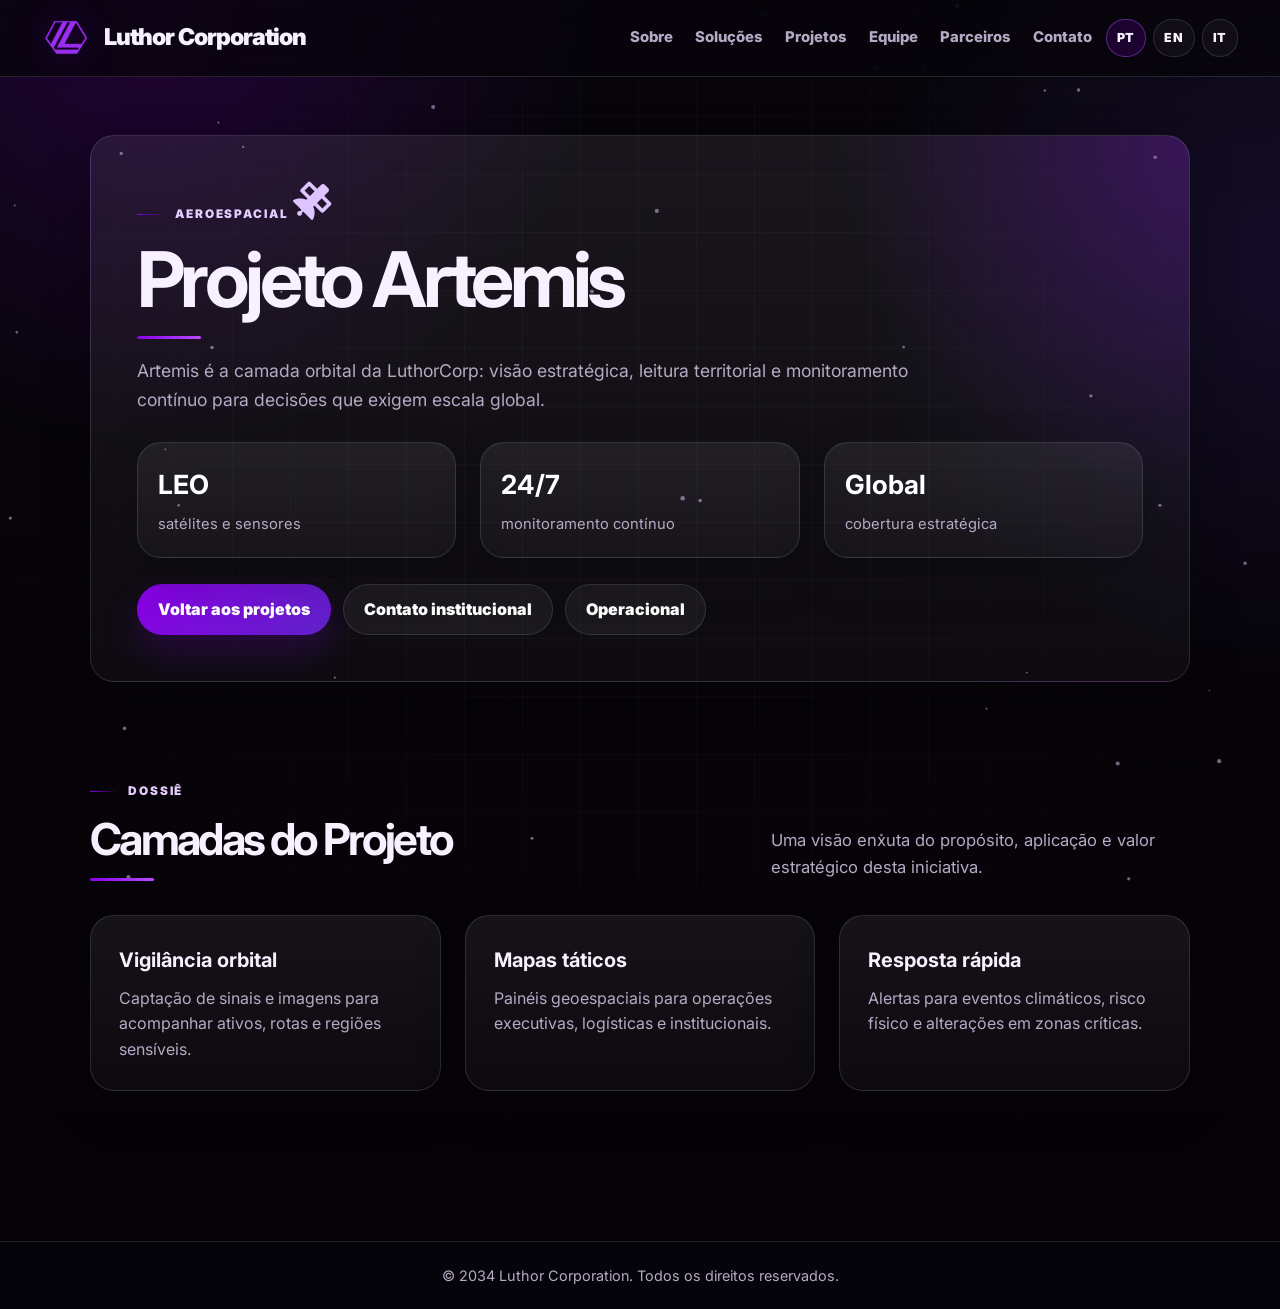
<file: projects/artemis.html>
<!DOCTYPE html>
<html lang="pt-BR">
<head>
  <meta charset="UTF-8">
  <meta name="viewport" content="width=device-width, initial-scale=1.0">
  <meta name="description" content="Dossiê de projeto da Luthor Corporation.">
  <meta name="theme-color" content="#07050b">
  <title>Projeto | Luthor Corporation</title>
  <link rel="icon" type="image/png" href="../favicon.ico">
  <link rel="preconnect" href="https://fonts.googleapis.com">
  <link rel="preconnect" href="https://fonts.gstatic.com" crossorigin>
  <link href="https://fonts.googleapis.com/css2?family=Inter:wght@300;400;600;700;800;900&display=swap" rel="stylesheet">
  <link rel="stylesheet" href="https://cdnjs.cloudflare.com/ajax/libs/font-awesome/6.5.2/css/all.min.css">
  <link rel="stylesheet" href="../style.css">
</head>
<body data-project-page="artemis">
<a class="skip-link" href="#main-content">Pular para o conteúdo</a>
<canvas id="cinematic-canvas" aria-hidden="true"></canvas>
<header>
  <a class="brand" href="../index.html" aria-label="Início da Luthor Corporation">
    <img src="../imgs/lexcorp.png" alt="Luthor Corporation Logo">
    <h1>Luthor Corporation</h1>
  </a>
  <button class="menu-toggle" type="button" aria-label="Abrir menu" aria-expanded="false">
    <span></span><span></span><span></span>
  </button>
  <div class="header-actions">
    <nav aria-label="Navegação principal">
      <a href="../index.html#about" data-lang-pt="Sobre" data-lang-en="About" data-lang-it="Chi siamo">Sobre</a>
      <a href="../index.html#services" data-lang-pt="Soluções" data-lang-en="Solutions" data-lang-it="Soluzioni">Soluções</a>
      <a href="../index.html#projects" data-lang-pt="Projetos" data-lang-en="Projects" data-lang-it="Progetti">Projetos</a>
      <a href="../index.html#team" data-lang-pt="Equipe" data-lang-en="Team" data-lang-it="Team">Equipe</a>
      <a href="../index.html#partners" data-lang-pt="Parceiros" data-lang-en="Partners" data-lang-it="Partner">Parceiros</a>
      <a href="../index.html#contact" data-lang-pt="Contato" data-lang-en="Contact" data-lang-it="Contatto">Contato</a>
    </nav>
    <div class="lang-switch" aria-label="Selecionar idioma">
      <button type="button" data-lang="pt">PT</button>
      <button type="button" data-lang="en">EN</button>
      <button type="button" data-lang="it">IT</button>
    </div>
  </div>
</header>
<main id="main-content" class="container project-page">
  <section class="project-hero reveal-on-scroll">
    <span class="eyebrow" id="project-area">Projeto</span>
    <i id="project-icon" class="fa-solid fa-atom" aria-hidden="true" style="font-size:2.4rem;color:#dfc5ff;margin-bottom:16px;"></i>
    <h2 id="project-title">Projeto</h2>
    <p id="project-description">Descrição do projeto.</p>
    <div id="project-metrics" class="metrics-grid"></div>
    <div class="project-nav">
      <a class="btn" href="../index.html#projects" data-lang-pt="Voltar aos projetos" data-lang-en="Back to projects" data-lang-it="Torna ai progetti">Voltar aos projetos</a>
      <a class="btn btn-secondary" href="../index.html#contact" data-lang-pt="Contato institucional" data-lang-en="Institutional contact" data-lang-it="Contatto istituzionale">Contato institucional</a>
      <span class="btn btn-secondary" id="project-status">Status</span>
    </div>
  </section>

  <section class="reveal-on-scroll">
    <div class="section-title-row">
      <div>
        <span class="eyebrow" data-lang-pt="Dossiê" data-lang-en="Dossier" data-lang-it="Dossier">Dossiê</span>
        <h2 data-lang-pt="Camadas do Projeto" data-lang-en="Project Layers" data-lang-it="Livelli del Progetto">Camadas do Projeto</h2>
      </div>
      <p data-lang-pt="Uma visão enxuta do propósito, aplicação e valor estratégico desta iniciativa." data-lang-en="A concise view of this initiative’s purpose, application and strategic value." data-lang-it="Una visione concisa dello scopo, dell’applicazione e del valore strategico di questa iniziativa.">Uma visão enxuta do propósito, aplicação e valor estratégico desta iniciativa.</p>
    </div>
    <div id="project-details" class="project-detail-grid"></div>
  </section>
</main>
<footer>
  &copy; 2034 Luthor Corporation. <span data-lang-pt="Todos os direitos reservados." data-lang-en="All rights reserved." data-lang-it="Tutti i diritti riservati.">Todos os direitos reservados.</span>
</footer>
<script src="../script.js" defer></script>
</body>
</html>
</file>
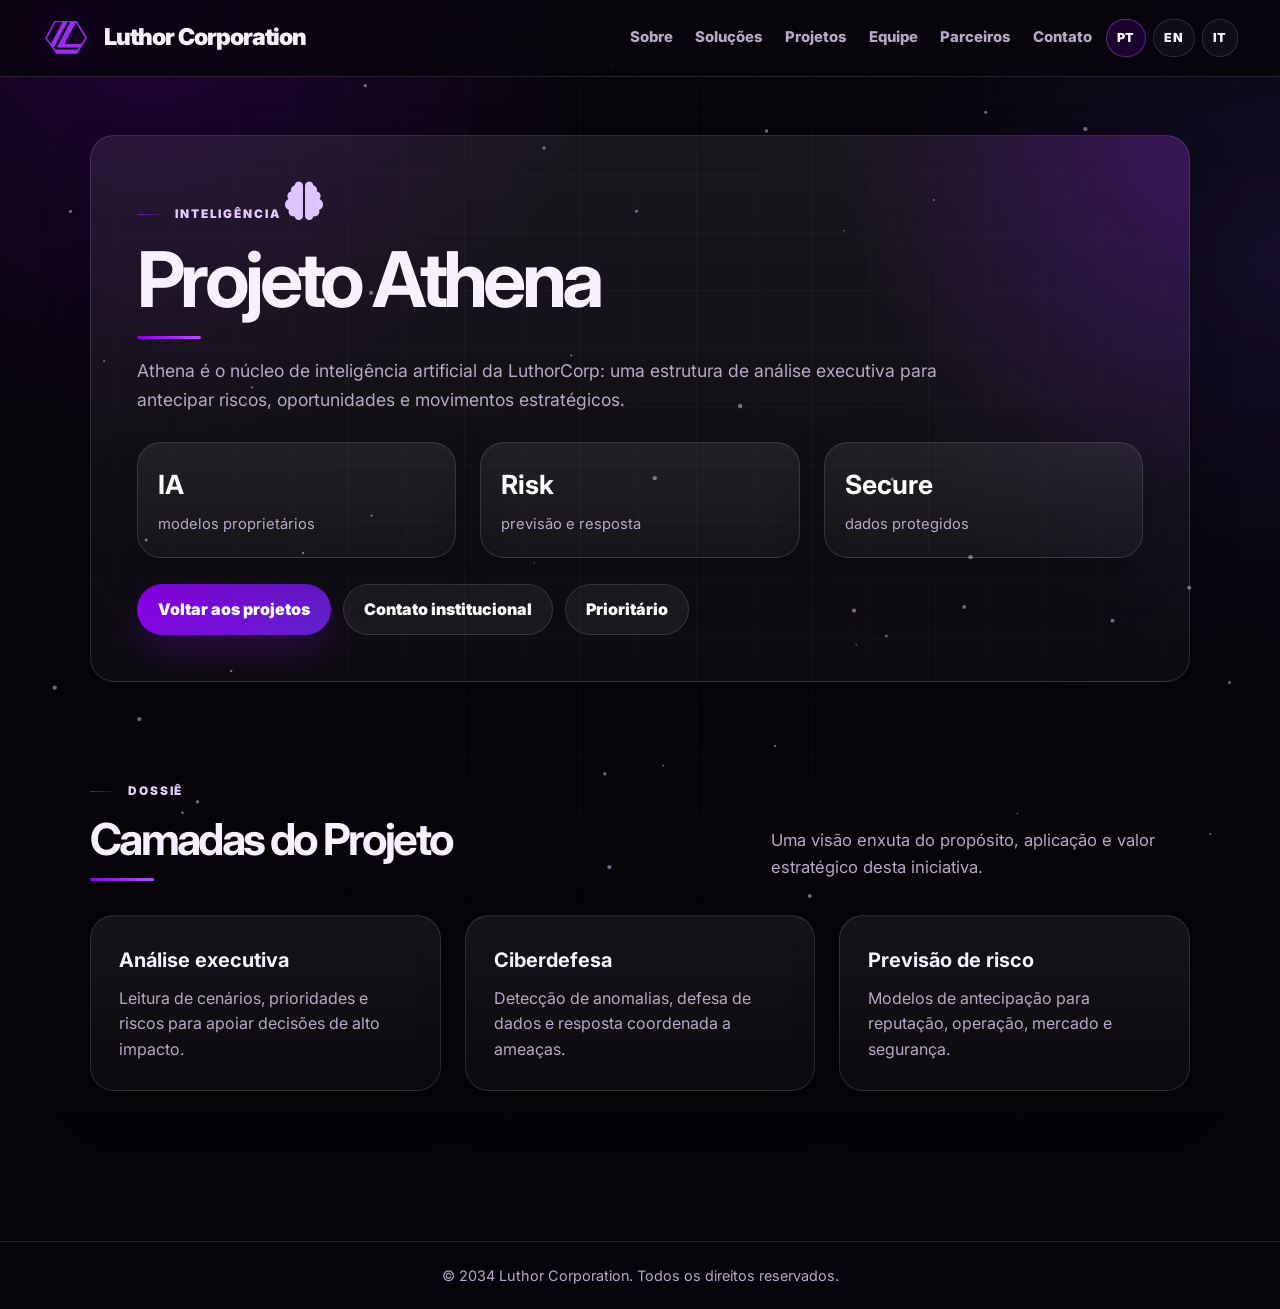
<file: projects/athena.html>
<!DOCTYPE html>
<html lang="pt-BR">
<head>
  <meta charset="UTF-8">
  <meta name="viewport" content="width=device-width, initial-scale=1.0">
  <meta name="description" content="Dossiê de projeto da Luthor Corporation.">
  <meta name="theme-color" content="#07050b">
  <title>Projeto | Luthor Corporation</title>
  <link rel="icon" type="image/png" href="../favicon.ico">
  <link rel="preconnect" href="https://fonts.googleapis.com">
  <link rel="preconnect" href="https://fonts.gstatic.com" crossorigin>
  <link href="https://fonts.googleapis.com/css2?family=Inter:wght@300;400;600;700;800;900&display=swap" rel="stylesheet">
  <link rel="stylesheet" href="https://cdnjs.cloudflare.com/ajax/libs/font-awesome/6.5.2/css/all.min.css">
  <link rel="stylesheet" href="../style.css">
</head>
<body data-project-page="athena">
<a class="skip-link" href="#main-content">Pular para o conteúdo</a>
<canvas id="cinematic-canvas" aria-hidden="true"></canvas>
<header>
  <a class="brand" href="../index.html" aria-label="Início da Luthor Corporation">
    <img src="../imgs/lexcorp.png" alt="Luthor Corporation Logo">
    <h1>Luthor Corporation</h1>
  </a>
  <button class="menu-toggle" type="button" aria-label="Abrir menu" aria-expanded="false">
    <span></span><span></span><span></span>
  </button>
  <div class="header-actions">
    <nav aria-label="Navegação principal">
      <a href="../index.html#about" data-lang-pt="Sobre" data-lang-en="About" data-lang-it="Chi siamo">Sobre</a>
      <a href="../index.html#services" data-lang-pt="Soluções" data-lang-en="Solutions" data-lang-it="Soluzioni">Soluções</a>
      <a href="../index.html#projects" data-lang-pt="Projetos" data-lang-en="Projects" data-lang-it="Progetti">Projetos</a>
      <a href="../index.html#team" data-lang-pt="Equipe" data-lang-en="Team" data-lang-it="Team">Equipe</a>
      <a href="../index.html#partners" data-lang-pt="Parceiros" data-lang-en="Partners" data-lang-it="Partner">Parceiros</a>
      <a href="../index.html#contact" data-lang-pt="Contato" data-lang-en="Contact" data-lang-it="Contatto">Contato</a>
    </nav>
    <div class="lang-switch" aria-label="Selecionar idioma">
      <button type="button" data-lang="pt">PT</button>
      <button type="button" data-lang="en">EN</button>
      <button type="button" data-lang="it">IT</button>
    </div>
  </div>
</header>
<main id="main-content" class="container project-page">
  <section class="project-hero reveal-on-scroll">
    <span class="eyebrow" id="project-area">Projeto</span>
    <i id="project-icon" class="fa-solid fa-atom" aria-hidden="true" style="font-size:2.4rem;color:#dfc5ff;margin-bottom:16px;"></i>
    <h2 id="project-title">Projeto</h2>
    <p id="project-description">Descrição do projeto.</p>
    <div id="project-metrics" class="metrics-grid"></div>
    <div class="project-nav">
      <a class="btn" href="../index.html#projects" data-lang-pt="Voltar aos projetos" data-lang-en="Back to projects" data-lang-it="Torna ai progetti">Voltar aos projetos</a>
      <a class="btn btn-secondary" href="../index.html#contact" data-lang-pt="Contato institucional" data-lang-en="Institutional contact" data-lang-it="Contatto istituzionale">Contato institucional</a>
      <span class="btn btn-secondary" id="project-status">Status</span>
    </div>
  </section>

  <section class="reveal-on-scroll">
    <div class="section-title-row">
      <div>
        <span class="eyebrow" data-lang-pt="Dossiê" data-lang-en="Dossier" data-lang-it="Dossier">Dossiê</span>
        <h2 data-lang-pt="Camadas do Projeto" data-lang-en="Project Layers" data-lang-it="Livelli del Progetto">Camadas do Projeto</h2>
      </div>
      <p data-lang-pt="Uma visão enxuta do propósito, aplicação e valor estratégico desta iniciativa." data-lang-en="A concise view of this initiative’s purpose, application and strategic value." data-lang-it="Una visione concisa dello scopo, dell’applicazione e del valore strategico di questa iniziativa.">Uma visão enxuta do propósito, aplicação e valor estratégico desta iniciativa.</p>
    </div>
    <div id="project-details" class="project-detail-grid"></div>
  </section>
</main>
<footer>
  &copy; 2034 Luthor Corporation. <span data-lang-pt="Todos os direitos reservados." data-lang-en="All rights reserved." data-lang-it="Tutti i diritti riservati.">Todos os direitos reservados.</span>
</footer>
<script src="../script.js" defer></script>
</body>
</html>
</file>
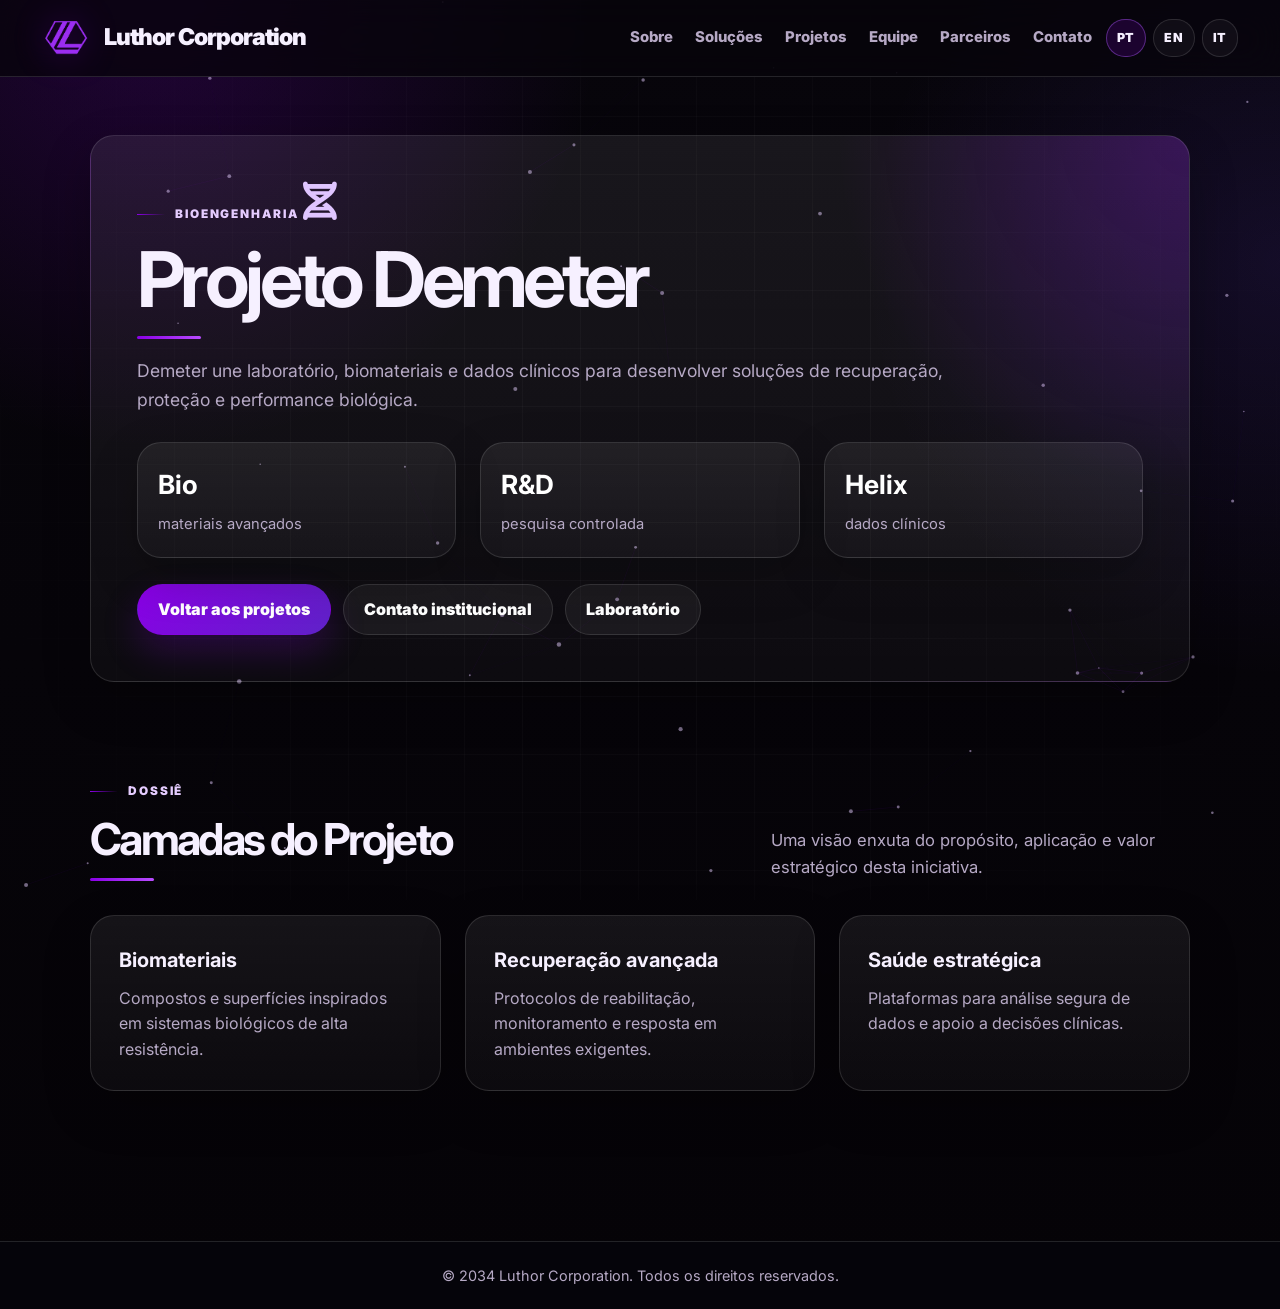
<file: projects/demeter.html>
<!DOCTYPE html>
<html lang="pt-BR">
<head>
  <meta charset="UTF-8">
  <meta name="viewport" content="width=device-width, initial-scale=1.0">
  <meta name="description" content="Dossiê de projeto da Luthor Corporation.">
  <meta name="theme-color" content="#07050b">
  <title>Projeto | Luthor Corporation</title>
  <link rel="icon" type="image/png" href="../favicon.ico">
  <link rel="preconnect" href="https://fonts.googleapis.com">
  <link rel="preconnect" href="https://fonts.gstatic.com" crossorigin>
  <link href="https://fonts.googleapis.com/css2?family=Inter:wght@300;400;600;700;800;900&display=swap" rel="stylesheet">
  <link rel="stylesheet" href="https://cdnjs.cloudflare.com/ajax/libs/font-awesome/6.5.2/css/all.min.css">
  <link rel="stylesheet" href="../style.css">
</head>
<body data-project-page="demeter">
<a class="skip-link" href="#main-content">Pular para o conteúdo</a>
<canvas id="cinematic-canvas" aria-hidden="true"></canvas>
<header>
  <a class="brand" href="../index.html" aria-label="Início da Luthor Corporation">
    <img src="../imgs/lexcorp.png" alt="Luthor Corporation Logo">
    <h1>Luthor Corporation</h1>
  </a>
  <button class="menu-toggle" type="button" aria-label="Abrir menu" aria-expanded="false">
    <span></span><span></span><span></span>
  </button>
  <div class="header-actions">
    <nav aria-label="Navegação principal">
      <a href="../index.html#about" data-lang-pt="Sobre" data-lang-en="About" data-lang-it="Chi siamo">Sobre</a>
      <a href="../index.html#services" data-lang-pt="Soluções" data-lang-en="Solutions" data-lang-it="Soluzioni">Soluções</a>
      <a href="../index.html#projects" data-lang-pt="Projetos" data-lang-en="Projects" data-lang-it="Progetti">Projetos</a>
      <a href="../index.html#team" data-lang-pt="Equipe" data-lang-en="Team" data-lang-it="Team">Equipe</a>
      <a href="../index.html#partners" data-lang-pt="Parceiros" data-lang-en="Partners" data-lang-it="Partner">Parceiros</a>
      <a href="../index.html#contact" data-lang-pt="Contato" data-lang-en="Contact" data-lang-it="Contatto">Contato</a>
    </nav>
    <div class="lang-switch" aria-label="Selecionar idioma">
      <button type="button" data-lang="pt">PT</button>
      <button type="button" data-lang="en">EN</button>
      <button type="button" data-lang="it">IT</button>
    </div>
  </div>
</header>
<main id="main-content" class="container project-page">
  <section class="project-hero reveal-on-scroll">
    <span class="eyebrow" id="project-area">Projeto</span>
    <i id="project-icon" class="fa-solid fa-atom" aria-hidden="true" style="font-size:2.4rem;color:#dfc5ff;margin-bottom:16px;"></i>
    <h2 id="project-title">Projeto</h2>
    <p id="project-description">Descrição do projeto.</p>
    <div id="project-metrics" class="metrics-grid"></div>
    <div class="project-nav">
      <a class="btn" href="../index.html#projects" data-lang-pt="Voltar aos projetos" data-lang-en="Back to projects" data-lang-it="Torna ai progetti">Voltar aos projetos</a>
      <a class="btn btn-secondary" href="../index.html#contact" data-lang-pt="Contato institucional" data-lang-en="Institutional contact" data-lang-it="Contatto istituzionale">Contato institucional</a>
      <span class="btn btn-secondary" id="project-status">Status</span>
    </div>
  </section>

  <section class="reveal-on-scroll">
    <div class="section-title-row">
      <div>
        <span class="eyebrow" data-lang-pt="Dossiê" data-lang-en="Dossier" data-lang-it="Dossier">Dossiê</span>
        <h2 data-lang-pt="Camadas do Projeto" data-lang-en="Project Layers" data-lang-it="Livelli del Progetto">Camadas do Projeto</h2>
      </div>
      <p data-lang-pt="Uma visão enxuta do propósito, aplicação e valor estratégico desta iniciativa." data-lang-en="A concise view of this initiative’s purpose, application and strategic value." data-lang-it="Una visione concisa dello scopo, dell’applicazione e del valore strategico di questa iniziativa.">Uma visão enxuta do propósito, aplicação e valor estratégico desta iniciativa.</p>
    </div>
    <div id="project-details" class="project-detail-grid"></div>
  </section>
</main>
<footer>
  &copy; 2034 Luthor Corporation. <span data-lang-pt="Todos os direitos reservados." data-lang-en="All rights reserved." data-lang-it="Tutti i diritti riservati.">Todos os direitos reservados.</span>
</footer>
<script src="../script.js" defer></script>
</body>
</html>
</file>
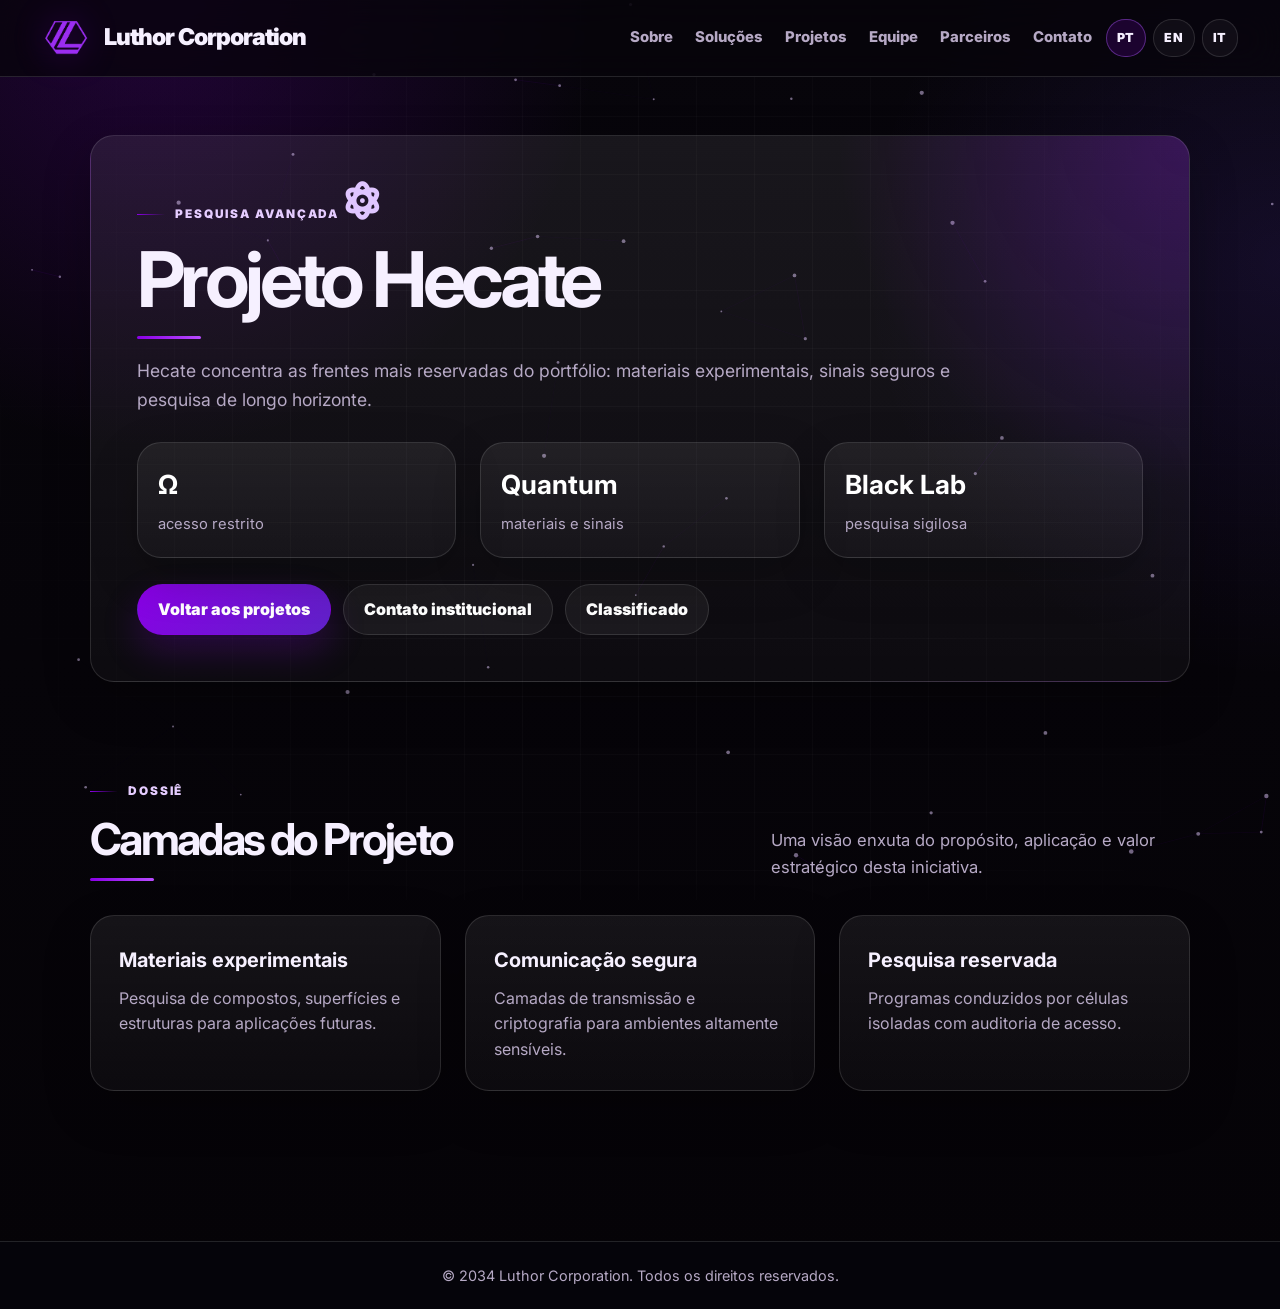
<file: projects/hecate.html>
<!DOCTYPE html>
<html lang="pt-BR">
<head>
  <meta charset="UTF-8">
  <meta name="viewport" content="width=device-width, initial-scale=1.0">
  <meta name="description" content="Dossiê de projeto da Luthor Corporation.">
  <meta name="theme-color" content="#07050b">
  <title>Projeto | Luthor Corporation</title>
  <link rel="icon" type="image/png" href="../favicon.ico">
  <link rel="preconnect" href="https://fonts.googleapis.com">
  <link rel="preconnect" href="https://fonts.gstatic.com" crossorigin>
  <link href="https://fonts.googleapis.com/css2?family=Inter:wght@300;400;600;700;800;900&display=swap" rel="stylesheet">
  <link rel="stylesheet" href="https://cdnjs.cloudflare.com/ajax/libs/font-awesome/6.5.2/css/all.min.css">
  <link rel="stylesheet" href="../style.css">
</head>
<body data-project-page="hecate">
<a class="skip-link" href="#main-content">Pular para o conteúdo</a>
<canvas id="cinematic-canvas" aria-hidden="true"></canvas>
<header>
  <a class="brand" href="../index.html" aria-label="Início da Luthor Corporation">
    <img src="../imgs/lexcorp.png" alt="Luthor Corporation Logo">
    <h1>Luthor Corporation</h1>
  </a>
  <button class="menu-toggle" type="button" aria-label="Abrir menu" aria-expanded="false">
    <span></span><span></span><span></span>
  </button>
  <div class="header-actions">
    <nav aria-label="Navegação principal">
      <a href="../index.html#about" data-lang-pt="Sobre" data-lang-en="About" data-lang-it="Chi siamo">Sobre</a>
      <a href="../index.html#services" data-lang-pt="Soluções" data-lang-en="Solutions" data-lang-it="Soluzioni">Soluções</a>
      <a href="../index.html#projects" data-lang-pt="Projetos" data-lang-en="Projects" data-lang-it="Progetti">Projetos</a>
      <a href="../index.html#team" data-lang-pt="Equipe" data-lang-en="Team" data-lang-it="Team">Equipe</a>
      <a href="../index.html#partners" data-lang-pt="Parceiros" data-lang-en="Partners" data-lang-it="Partner">Parceiros</a>
      <a href="../index.html#contact" data-lang-pt="Contato" data-lang-en="Contact" data-lang-it="Contatto">Contato</a>
    </nav>
    <div class="lang-switch" aria-label="Selecionar idioma">
      <button type="button" data-lang="pt">PT</button>
      <button type="button" data-lang="en">EN</button>
      <button type="button" data-lang="it">IT</button>
    </div>
  </div>
</header>
<main id="main-content" class="container project-page">
  <section class="project-hero reveal-on-scroll">
    <span class="eyebrow" id="project-area">Projeto</span>
    <i id="project-icon" class="fa-solid fa-atom" aria-hidden="true" style="font-size:2.4rem;color:#dfc5ff;margin-bottom:16px;"></i>
    <h2 id="project-title">Projeto</h2>
    <p id="project-description">Descrição do projeto.</p>
    <div id="project-metrics" class="metrics-grid"></div>
    <div class="project-nav">
      <a class="btn" href="../index.html#projects" data-lang-pt="Voltar aos projetos" data-lang-en="Back to projects" data-lang-it="Torna ai progetti">Voltar aos projetos</a>
      <a class="btn btn-secondary" href="../index.html#contact" data-lang-pt="Contato institucional" data-lang-en="Institutional contact" data-lang-it="Contatto istituzionale">Contato institucional</a>
      <span class="btn btn-secondary" id="project-status">Status</span>
    </div>
  </section>

  <section class="reveal-on-scroll">
    <div class="section-title-row">
      <div>
        <span class="eyebrow" data-lang-pt="Dossiê" data-lang-en="Dossier" data-lang-it="Dossier">Dossiê</span>
        <h2 data-lang-pt="Camadas do Projeto" data-lang-en="Project Layers" data-lang-it="Livelli del Progetto">Camadas do Projeto</h2>
      </div>
      <p data-lang-pt="Uma visão enxuta do propósito, aplicação e valor estratégico desta iniciativa." data-lang-en="A concise view of this initiative’s purpose, application and strategic value." data-lang-it="Una visione concisa dello scopo, dell’applicazione e del valore strategico di questa iniziativa.">Uma visão enxuta do propósito, aplicação e valor estratégico desta iniciativa.</p>
    </div>
    <div id="project-details" class="project-detail-grid"></div>
  </section>
</main>
<footer>
  &copy; 2034 Luthor Corporation. <span data-lang-pt="Todos os direitos reservados." data-lang-en="All rights reserved." data-lang-it="Tutti i diritti riservati.">Todos os direitos reservados.</span>
</footer>
<script src="../script.js" defer></script>
</body>
</html>
</file>
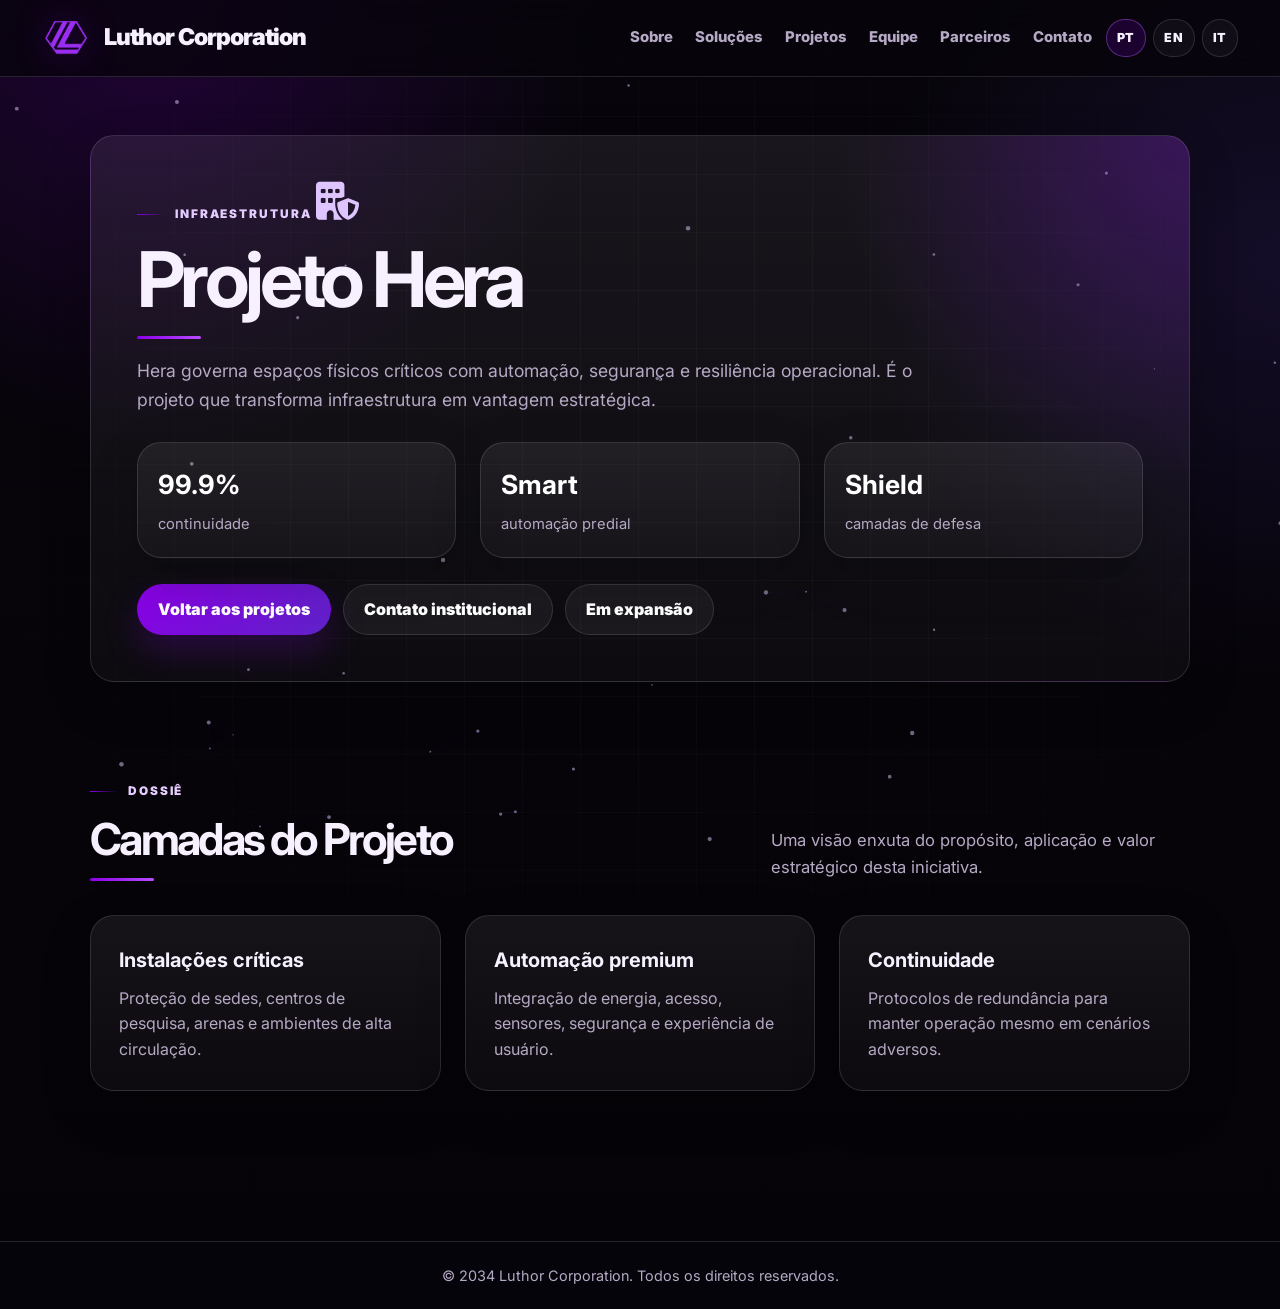
<file: projects/hera.html>
<!DOCTYPE html>
<html lang="pt-BR">
<head>
  <meta charset="UTF-8">
  <meta name="viewport" content="width=device-width, initial-scale=1.0">
  <meta name="description" content="Dossiê de projeto da Luthor Corporation.">
  <meta name="theme-color" content="#07050b">
  <title>Projeto | Luthor Corporation</title>
  <link rel="icon" type="image/png" href="../favicon.ico">
  <link rel="preconnect" href="https://fonts.googleapis.com">
  <link rel="preconnect" href="https://fonts.gstatic.com" crossorigin>
  <link href="https://fonts.googleapis.com/css2?family=Inter:wght@300;400;600;700;800;900&display=swap" rel="stylesheet">
  <link rel="stylesheet" href="https://cdnjs.cloudflare.com/ajax/libs/font-awesome/6.5.2/css/all.min.css">
  <link rel="stylesheet" href="../style.css">
</head>
<body data-project-page="hera">
<a class="skip-link" href="#main-content">Pular para o conteúdo</a>
<canvas id="cinematic-canvas" aria-hidden="true"></canvas>
<header>
  <a class="brand" href="../index.html" aria-label="Início da Luthor Corporation">
    <img src="../imgs/lexcorp.png" alt="Luthor Corporation Logo">
    <h1>Luthor Corporation</h1>
  </a>
  <button class="menu-toggle" type="button" aria-label="Abrir menu" aria-expanded="false">
    <span></span><span></span><span></span>
  </button>
  <div class="header-actions">
    <nav aria-label="Navegação principal">
      <a href="../index.html#about" data-lang-pt="Sobre" data-lang-en="About" data-lang-it="Chi siamo">Sobre</a>
      <a href="../index.html#services" data-lang-pt="Soluções" data-lang-en="Solutions" data-lang-it="Soluzioni">Soluções</a>
      <a href="../index.html#projects" data-lang-pt="Projetos" data-lang-en="Projects" data-lang-it="Progetti">Projetos</a>
      <a href="../index.html#team" data-lang-pt="Equipe" data-lang-en="Team" data-lang-it="Team">Equipe</a>
      <a href="../index.html#partners" data-lang-pt="Parceiros" data-lang-en="Partners" data-lang-it="Partner">Parceiros</a>
      <a href="../index.html#contact" data-lang-pt="Contato" data-lang-en="Contact" data-lang-it="Contatto">Contato</a>
    </nav>
    <div class="lang-switch" aria-label="Selecionar idioma">
      <button type="button" data-lang="pt">PT</button>
      <button type="button" data-lang="en">EN</button>
      <button type="button" data-lang="it">IT</button>
    </div>
  </div>
</header>
<main id="main-content" class="container project-page">
  <section class="project-hero reveal-on-scroll">
    <span class="eyebrow" id="project-area">Projeto</span>
    <i id="project-icon" class="fa-solid fa-atom" aria-hidden="true" style="font-size:2.4rem;color:#dfc5ff;margin-bottom:16px;"></i>
    <h2 id="project-title">Projeto</h2>
    <p id="project-description">Descrição do projeto.</p>
    <div id="project-metrics" class="metrics-grid"></div>
    <div class="project-nav">
      <a class="btn" href="../index.html#projects" data-lang-pt="Voltar aos projetos" data-lang-en="Back to projects" data-lang-it="Torna ai progetti">Voltar aos projetos</a>
      <a class="btn btn-secondary" href="../index.html#contact" data-lang-pt="Contato institucional" data-lang-en="Institutional contact" data-lang-it="Contatto istituzionale">Contato institucional</a>
      <span class="btn btn-secondary" id="project-status">Status</span>
    </div>
  </section>

  <section class="reveal-on-scroll">
    <div class="section-title-row">
      <div>
        <span class="eyebrow" data-lang-pt="Dossiê" data-lang-en="Dossier" data-lang-it="Dossier">Dossiê</span>
        <h2 data-lang-pt="Camadas do Projeto" data-lang-en="Project Layers" data-lang-it="Livelli del Progetto">Camadas do Projeto</h2>
      </div>
      <p data-lang-pt="Uma visão enxuta do propósito, aplicação e valor estratégico desta iniciativa." data-lang-en="A concise view of this initiative’s purpose, application and strategic value." data-lang-it="Una visione concisa dello scopo, dell’applicazione e del valore strategico di questa iniziativa.">Uma visão enxuta do propósito, aplicação e valor estratégico desta iniciativa.</p>
    </div>
    <div id="project-details" class="project-detail-grid"></div>
  </section>
</main>
<footer>
  &copy; 2034 Luthor Corporation. <span data-lang-pt="Todos os direitos reservados." data-lang-en="All rights reserved." data-lang-it="Tutti i diritti riservati.">Todos os direitos reservados.</span>
</footer>
<script src="../script.js" defer></script>
</body>
</html>
</file>
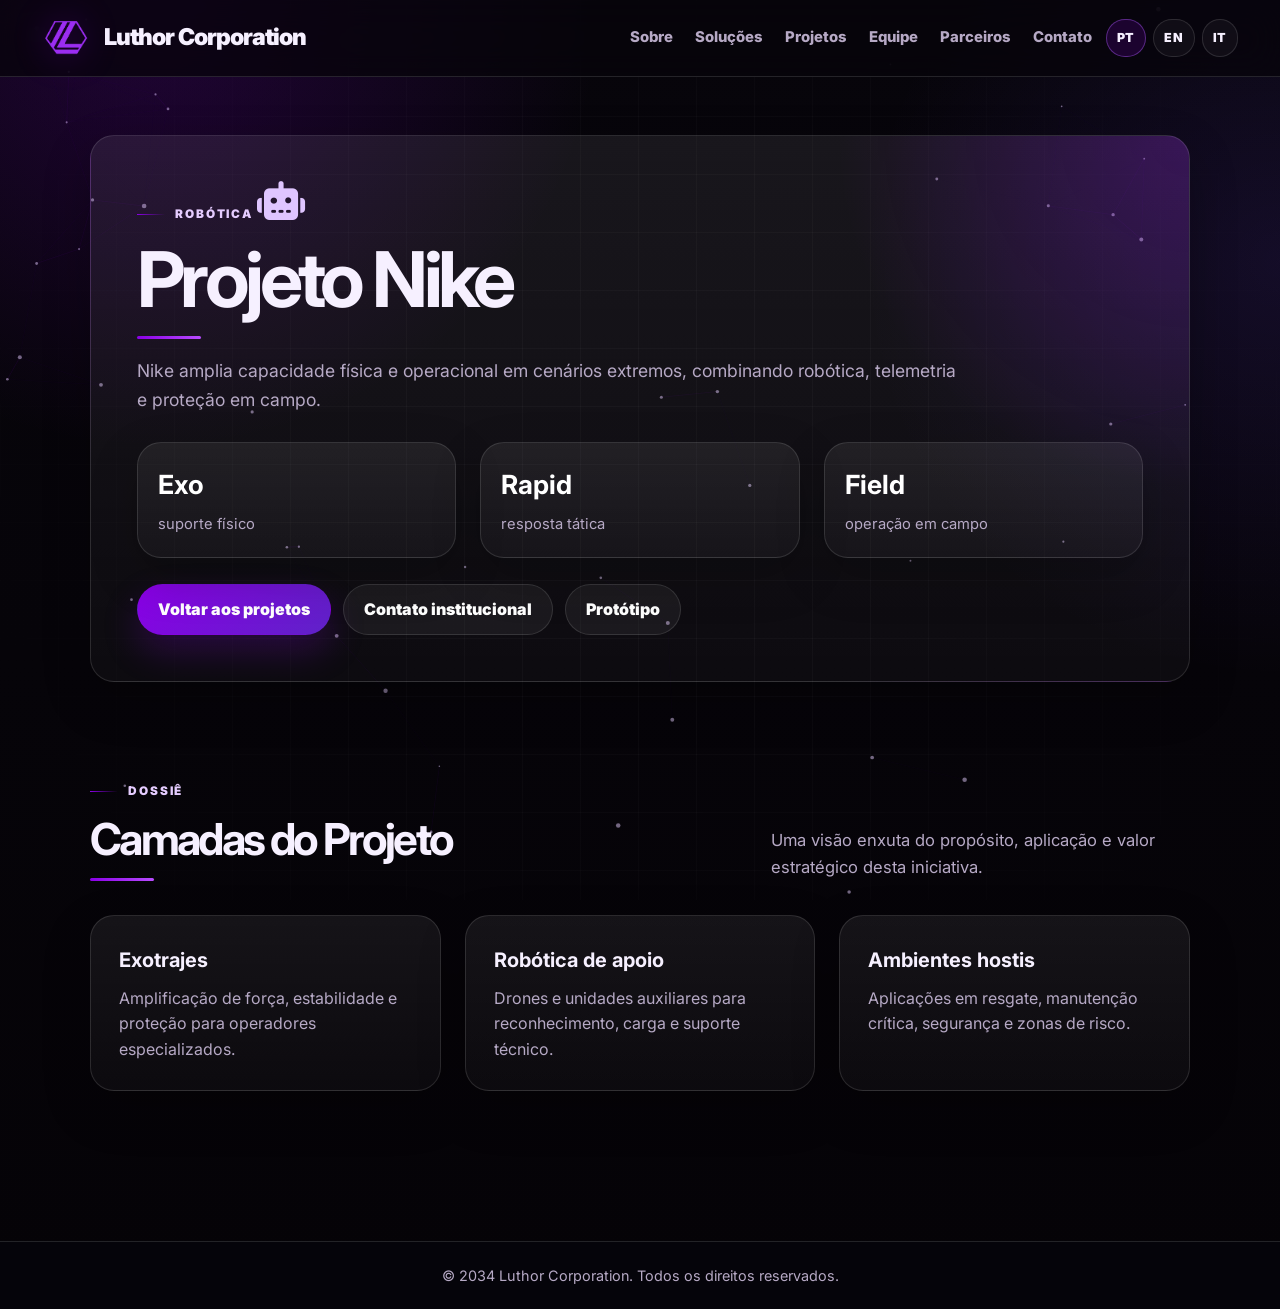
<file: projects/nike.html>
<!DOCTYPE html>
<html lang="pt-BR">
<head>
  <meta charset="UTF-8">
  <meta name="viewport" content="width=device-width, initial-scale=1.0">
  <meta name="description" content="Dossiê de projeto da Luthor Corporation.">
  <meta name="theme-color" content="#07050b">
  <title>Projeto | Luthor Corporation</title>
  <link rel="icon" type="image/png" href="../favicon.ico">
  <link rel="preconnect" href="https://fonts.googleapis.com">
  <link rel="preconnect" href="https://fonts.gstatic.com" crossorigin>
  <link href="https://fonts.googleapis.com/css2?family=Inter:wght@300;400;600;700;800;900&display=swap" rel="stylesheet">
  <link rel="stylesheet" href="https://cdnjs.cloudflare.com/ajax/libs/font-awesome/6.5.2/css/all.min.css">
  <link rel="stylesheet" href="../style.css">
</head>
<body data-project-page="nike">
<a class="skip-link" href="#main-content">Pular para o conteúdo</a>
<canvas id="cinematic-canvas" aria-hidden="true"></canvas>
<header>
  <a class="brand" href="../index.html" aria-label="Início da Luthor Corporation">
    <img src="../imgs/lexcorp.png" alt="Luthor Corporation Logo">
    <h1>Luthor Corporation</h1>
  </a>
  <button class="menu-toggle" type="button" aria-label="Abrir menu" aria-expanded="false">
    <span></span><span></span><span></span>
  </button>
  <div class="header-actions">
    <nav aria-label="Navegação principal">
      <a href="../index.html#about" data-lang-pt="Sobre" data-lang-en="About" data-lang-it="Chi siamo">Sobre</a>
      <a href="../index.html#services" data-lang-pt="Soluções" data-lang-en="Solutions" data-lang-it="Soluzioni">Soluções</a>
      <a href="../index.html#projects" data-lang-pt="Projetos" data-lang-en="Projects" data-lang-it="Progetti">Projetos</a>
      <a href="../index.html#team" data-lang-pt="Equipe" data-lang-en="Team" data-lang-it="Team">Equipe</a>
      <a href="../index.html#partners" data-lang-pt="Parceiros" data-lang-en="Partners" data-lang-it="Partner">Parceiros</a>
      <a href="../index.html#contact" data-lang-pt="Contato" data-lang-en="Contact" data-lang-it="Contatto">Contato</a>
    </nav>
    <div class="lang-switch" aria-label="Selecionar idioma">
      <button type="button" data-lang="pt">PT</button>
      <button type="button" data-lang="en">EN</button>
      <button type="button" data-lang="it">IT</button>
    </div>
  </div>
</header>
<main id="main-content" class="container project-page">
  <section class="project-hero reveal-on-scroll">
    <span class="eyebrow" id="project-area">Projeto</span>
    <i id="project-icon" class="fa-solid fa-atom" aria-hidden="true" style="font-size:2.4rem;color:#dfc5ff;margin-bottom:16px;"></i>
    <h2 id="project-title">Projeto</h2>
    <p id="project-description">Descrição do projeto.</p>
    <div id="project-metrics" class="metrics-grid"></div>
    <div class="project-nav">
      <a class="btn" href="../index.html#projects" data-lang-pt="Voltar aos projetos" data-lang-en="Back to projects" data-lang-it="Torna ai progetti">Voltar aos projetos</a>
      <a class="btn btn-secondary" href="../index.html#contact" data-lang-pt="Contato institucional" data-lang-en="Institutional contact" data-lang-it="Contatto istituzionale">Contato institucional</a>
      <span class="btn btn-secondary" id="project-status">Status</span>
    </div>
  </section>

  <section class="reveal-on-scroll">
    <div class="section-title-row">
      <div>
        <span class="eyebrow" data-lang-pt="Dossiê" data-lang-en="Dossier" data-lang-it="Dossier">Dossiê</span>
        <h2 data-lang-pt="Camadas do Projeto" data-lang-en="Project Layers" data-lang-it="Livelli del Progetto">Camadas do Projeto</h2>
      </div>
      <p data-lang-pt="Uma visão enxuta do propósito, aplicação e valor estratégico desta iniciativa." data-lang-en="A concise view of this initiative’s purpose, application and strategic value." data-lang-it="Una visione concisa dello scopo, dell’applicazione e del valore strategico di questa iniziativa.">Uma visão enxuta do propósito, aplicação e valor estratégico desta iniciativa.</p>
    </div>
    <div id="project-details" class="project-detail-grid"></div>
  </section>
</main>
<footer>
  &copy; 2034 Luthor Corporation. <span data-lang-pt="Todos os direitos reservados." data-lang-en="All rights reserved." data-lang-it="Tutti i diritti riservati.">Todos os direitos reservados.</span>
</footer>
<script src="../script.js" defer></script>
</body>
</html>
</file>
<file: style.css>
/* === Luthor Corporation — Original Cinemático === */
:root {
  --bg: #07050b;
  --bg-2: #0d0a13;
  --card: rgba(22, 17, 29, .82);
  --card-2: rgba(255,255,255,.055);
  --border: rgba(255,255,255,.12);
  --border-strong: rgba(176, 91, 255, .42);
  --accent: #8a00e6;
  --accent-2: #b84cff;
  --accent-soft: rgba(138,0,230,.16);
  --text: #f6f0ff;
  --muted: #b6a9c5;
  --shadow: 0 26px 80px rgba(0,0,0,.42);
  --radius: 24px;
  --transition: .24s ease;
}
* { box-sizing: border-box; margin: 0; padding: 0; }
html { scroll-behavior: smooth; scroll-padding-top: 100px; }
body {
  min-height: 100vh;
  font-family: "Inter", "Segoe UI", Arial, sans-serif;
  color: var(--text);
  background:
    radial-gradient(circle at 12% 0%, rgba(138,0,230,.20), transparent 28rem),
    radial-gradient(circle at 100% 20%, rgba(119,72,255,.12), transparent 26rem),
    linear-gradient(180deg, var(--bg) 0%, #050307 100%);
  line-height: 1.6;
  overflow-x: hidden;
}
body::before {
  content: "";
  position: fixed;
  inset: 0;
  z-index: -3;
  background-image:
    linear-gradient(rgba(255,255,255,.026) 1px, transparent 1px),
    linear-gradient(90deg, rgba(255,255,255,.026) 1px, transparent 1px);
  background-size: 58px 58px;
  mask-image: radial-gradient(circle at center, black 34%, transparent 95%);
}
body.menu-open { overflow: hidden; }
img { display: block; max-width: 100%; }
a { color: inherit; }
button, input, textarea, select { font: inherit; }
#cinematic-canvas { position: fixed; inset: 0; z-index: -2; opacity: .72; pointer-events: none; }
.skip-link { position: absolute; left: 14px; top: -80px; z-index: 999; padding: 10px 14px; border-radius: 12px; background: var(--accent); color: white; text-decoration: none; }
.skip-link:focus { top: 12px; }
.reveal-on-scroll { opacity: 0; transform: translateY(28px); transition: opacity .7s ease, transform .7s ease; }
.reveal-on-scroll.visible { opacity: 1; transform: translateY(0); }

/* Header */
header {
  position: sticky;
  top: 0;
  z-index: 100;
  display: flex;
  align-items: center;
  justify-content: space-between;
  gap: 24px;
  padding: 14px clamp(18px, 4vw, 42px);
  border-bottom: 1px solid var(--border);
  background: rgba(7,5,11,.76);
  backdrop-filter: blur(18px);
}
.brand { display: flex; align-items: center; gap: 14px; color: var(--text); text-decoration: none; }
.brand img { width: 48px; height: 48px; filter: drop-shadow(0 0 18px rgba(138,0,230,.38)); transition: transform .45s ease; }
.brand:hover img { transform: rotate(12deg) scale(1.05); }
.brand h1 { font-size: 1.45rem; letter-spacing: -.04em; font-weight: 900; }
.header-actions { display: flex; align-items: center; gap: 14px; }
nav { display: flex; align-items: center; gap: 22px; flex-wrap: wrap; }
nav a { position: relative; color: var(--muted); text-decoration: none; font-weight: 800; font-size: .93rem; transition: color var(--transition); }
nav a::after { content: ""; position: absolute; left: 0; right: 0; bottom: -8px; height: 2px; border-radius: 99px; background: linear-gradient(90deg,var(--accent),transparent); transform: scaleX(0); transform-origin: left; transition: transform var(--transition); }
nav a:hover, nav a:focus-visible, nav a.active { color: var(--text); }
nav a:hover::after, nav a:focus-visible::after, nav a.active::after { transform: scaleX(1); }
.lang-switch { display: flex; align-items: center; gap: 7px; }
.lang-switch button { border: 1px solid var(--border); border-radius: 999px; padding: 8px 10px; color: var(--text); background: rgba(255,255,255,.04); cursor: pointer; font-size: .78rem; font-weight: 900; letter-spacing: .06em; transition: background var(--transition), border-color var(--transition); }
.lang-switch button.active, .lang-switch button:hover { border-color: var(--border-strong); background: var(--accent-soft); }
.menu-toggle { display: none; width: 44px; height: 44px; border: 1px solid var(--border); border-radius: 14px; background: var(--card); color: var(--text); cursor: pointer; }
.menu-toggle span { display: block; width: 18px; height: 2px; margin: 4px auto; border-radius: 99px; background: currentColor; transition: transform var(--transition), opacity var(--transition); }
body.menu-open .menu-toggle span:nth-child(1) { transform: translateY(6px) rotate(45deg); }
body.menu-open .menu-toggle span:nth-child(2) { opacity: 0; }
body.menu-open .menu-toggle span:nth-child(3) { transform: translateY(-6px) rotate(-45deg); }

/* Layout */
.container { max-width: 1140px; margin: 38px auto; padding: 20px; }
section { margin-bottom: 92px; }
h2 { position: relative; margin-bottom: 36px; font-size: clamp(2rem,4vw,2.75rem); line-height: 1.1; letter-spacing: -.06em; text-align: center; }
h2::after { content: ""; display: block; width: 64px; height: 3px; margin: 14px auto 0; border-radius: 99px; background: linear-gradient(90deg,var(--accent),var(--accent-2)); }
.eyebrow { display: inline-flex; align-items: center; gap: 10px; margin-bottom: 14px; color: #e5ccff; font-size: .74rem; font-weight: 900; letter-spacing: .16em; text-transform: uppercase; }
.eyebrow::before { content: ""; width: 28px; height: 1px; background: linear-gradient(90deg,var(--accent),transparent); }
.btn { display: inline-flex; align-items: center; justify-content: center; min-height: 46px; padding: 12px 20px; border: 1px solid transparent; border-radius: 999px; color: white; background: linear-gradient(135deg,var(--accent),#5f22c8); text-decoration: none; font-weight: 900; cursor: pointer; box-shadow: 0 16px 36px rgba(138,0,230,.22); transition: transform var(--transition), box-shadow var(--transition); }
.btn:hover, .btn:focus-visible { transform: translateY(-2px); box-shadow: 0 20px 46px rgba(138,0,230,.3); }
.btn-secondary { background: rgba(255,255,255,.055); border-color: var(--border); box-shadow: none; }

/* Hero */
.hero { min-height: 500px; position: relative; display: grid; place-items: center; overflow: hidden; padding: 76px 28px; border: 1px solid var(--border); border-radius: var(--radius); background: linear-gradient(135deg, rgba(255,255,255,.07), rgba(255,255,255,.022)); box-shadow: var(--shadow); isolation: isolate; }
.hero::before { content: ""; position: absolute; width: 520px; height: 520px; right: -185px; top: -150px; border-radius: 50%; border: 1px solid rgba(255,255,255,.1); box-shadow: inset 0 0 80px rgba(138,0,230,.14); }
.hero::after { content: ""; position: absolute; inset: 0; background-image: linear-gradient(rgba(255,255,255,.026) 1px, transparent 1px), linear-gradient(90deg, rgba(255,255,255,.026) 1px, transparent 1px); background-size: 54px 54px; mask-image: radial-gradient(circle at center, black 40%, transparent 88%); z-index: -1; }
.hero-content { position: relative; z-index: 1; max-width: 780px; text-align: center; }
.hero .eyebrow { justify-content: center; }
.hero h2 { margin-bottom: 18px; font-size: clamp(2.8rem,7vw,5.35rem); background: linear-gradient(90deg,#fff,#d9b6ff 58%,var(--accent-2)); -webkit-background-clip: text; background-clip: text; -webkit-text-fill-color: transparent; }
.hero h2::after { display: none; }
.hero p { color: var(--muted); font-size: 1.12rem; }
.hero-actions { display: flex; justify-content: center; flex-wrap: wrap; gap: 14px; margin-top: 28px; }

.about { max-width: 820px; margin-inline: auto; text-align: center; }
.about p, .section-title-row p, .contact p { color: var(--muted); font-size: 1.04rem; }

/* Cards */
.service-cards, .team-grid, .project-grid, .project-detail-grid, .metrics-grid { display: grid; gap: 24px; }
.service-cards { grid-template-columns: repeat(auto-fit, minmax(235px,1fr)); }
.card, .project-card, .team-member, .contact, .project-hero, .detail-card, .metric-box, .partner-logos { border: 1px solid var(--border); border-radius: var(--radius); background: linear-gradient(180deg, rgba(255,255,255,.065), rgba(255,255,255,.03)); box-shadow: 0 18px 48px rgba(0,0,0,.24); }
.card { min-height: 236px; padding: 30px; text-align: center; transition: transform var(--transition), border-color var(--transition), background var(--transition), box-shadow var(--transition); }
.card:hover, .project-card:hover, .team-member:hover, .detail-card:hover, .metric-box:hover { transform: translateY(-7px); border-color: var(--border-strong); background: linear-gradient(180deg, rgba(138,0,230,.14), rgba(255,255,255,.035)); box-shadow: 0 22px 60px rgba(138,0,230,.14); }
.card i { display: grid; place-items: center; width: 58px; height: 58px; margin: 0 auto 18px; border-radius: 18px; color: white; background: linear-gradient(135deg,var(--accent),#5f22c8); font-size: 1.55rem; box-shadow: 0 16px 30px rgba(138,0,230,.25); }
.card h3 { margin-bottom: 10px; font-size: 1.18rem; }
.card p { color: var(--muted); font-size: .95rem; }

/* Projects */
.section-title-row { display: grid; grid-template-columns: minmax(0,.9fr) minmax(260px,.58fr); gap: 32px; align-items: end; margin-bottom: 34px; }
.section-title-row h2 { margin-bottom: 0; text-align: left; }
.section-title-row h2::after { margin-left: 0; margin-right: 0; }
.project-grid { grid-template-columns: repeat(3,1fr); }
.project-card { min-height: 330px; position: relative; display: flex; flex-direction: column; overflow: hidden; padding: 26px; text-decoration: none; isolation: isolate; transition: transform .3s ease, border-color .3s ease, box-shadow .3s ease, background .3s ease; }
.project-card::before { content: ""; position: absolute; inset: -1px; z-index: -1; opacity: 0; background: linear-gradient(135deg, rgba(138,0,230,.62), transparent 45%, rgba(255,255,255,.1)); transition: opacity var(--transition); }
.project-card::after { content: ""; position: absolute; right: -68px; top: -68px; width: 170px; height: 170px; border-radius: 50%; border: 1px solid rgba(255,255,255,.11); background: radial-gradient(circle, rgba(138,0,230,.18), transparent 70%); }
.project-card:hover::before, .project-card:focus-visible::before { opacity: 1; }
.project-card:focus-visible { outline: 2px solid var(--accent-2); outline-offset: 3px; }
.project-number { position: absolute; right: 22px; top: 18px; color: rgba(255,255,255,.14); font-size: 3.3rem; font-weight: 900; line-height: 1; letter-spacing: -.08em; }
.project-card i { display: grid; place-items: center; width: 58px; height: 58px; margin-bottom: 28px; border-radius: 18px; color: white; background: rgba(138,0,230,.18); border: 1px solid rgba(255,255,255,.1); font-size: 1.45rem; }
.project-area { align-self: flex-start; padding: 7px 10px; margin-bottom: 14px; border-radius: 999px; color: #dfc5ff; background: rgba(138,0,230,.16); border: 1px solid rgba(138,0,230,.22); font-size: .76rem; font-weight: 900; letter-spacing: .04em; text-transform: uppercase; }
.project-card h3 { margin-bottom: 12px; font-size: 1.45rem; letter-spacing: -.04em; }
.project-description { color: var(--muted); font-size: .98rem; }
.project-footer { display: flex; align-items: center; justify-content: space-between; gap: 14px; margin-top: auto; padding-top: 24px; }
.project-footer span { color: #e9dcff; font-size: .86rem; font-weight: 900; }
.project-link { border: 1px solid rgba(255,255,255,.12); border-radius: 999px; padding: 8px 12px; color: var(--text); background: rgba(255,255,255,.055); font-size: .84rem; font-weight: 900; transition: background var(--transition), border-color var(--transition); }
.project-card:hover .project-link { border-color: rgba(138,0,230,.5); background: rgba(138,0,230,.24); }

/* Project detail pages */
.project-page { margin-top: 38px; }
.project-hero { position: relative; overflow: hidden; padding: 46px; background: radial-gradient(circle at 100% 0%, rgba(138,0,230,.22), transparent 22rem), linear-gradient(180deg, rgba(255,255,255,.075), rgba(255,255,255,.03)); }
.project-hero h2 { margin-bottom: 18px; text-align: left; font-size: clamp(2.55rem,6vw,4.8rem); }
.project-hero h2::after { margin-left: 0; margin-right: 0; }
.project-hero p { max-width: 820px; color: var(--muted); font-size: 1.1rem; }
.project-nav { display: flex; flex-wrap: wrap; gap: 12px; margin-top: 26px; }
.metrics-grid { grid-template-columns: repeat(3,1fr); margin-top: 28px; }
.metric-box { padding: 20px; }
.metric-box strong { display: block; margin-bottom: 6px; font-size: 1.65rem; color: #fff; }
.metric-box span { color: var(--muted); font-size: .92rem; }
.project-detail-grid { grid-template-columns: repeat(3,1fr); margin-top: 34px; }
.detail-card { padding: 28px; transition: transform var(--transition), border-color var(--transition), background var(--transition); }
.detail-card h3 { margin-bottom: 10px; font-size: 1.25rem; }
.detail-card p { color: var(--muted); }

/* Team/Partners/Contact */
.team-grid { grid-template-columns: repeat(auto-fit, minmax(250px,1fr)); }
.team-member { padding: 30px 20px; text-align: center; transition: transform var(--transition), border-color var(--transition), box-shadow var(--transition); }
.team-member img { width: 150px; height: 150px; margin: 0 auto 20px; border: 3px solid var(--accent); border-radius: 50%; object-fit: cover; }
.team-member h3 { font-size: 1.3rem; }
.team-member p { color: #d7bcff; font-weight: 800; }
.partners .partner-logos { display: flex; align-items: center; justify-content: center; gap: 42px; width: fit-content; margin: 0 auto; padding: 22px 32px; filter: grayscale(70%) opacity(.78); transition: filter var(--transition), transform var(--transition); }
.partners .partner-logos:hover { filter: grayscale(0) opacity(1); transform: translateY(-4px); }
.partners img { transition: transform var(--transition); }
.partners img:hover { transform: scale(1.1); }
.contact { max-width: 720px; margin-inline: auto; padding: 34px; text-align: center; }
.contact h2 { margin-bottom: 24px; }
.contact a { color: #d7bcff; text-decoration: none; transition: color var(--transition); }
.contact a:hover { color: var(--accent-2); }
footer { padding: 22px 20px; border-top: 1px solid var(--border); background: rgba(7,5,11,.85); color: var(--muted); text-align: center; font-size: .9rem; }

@media (max-width: 1040px) {
  header { padding: 14px 22px; }
  .project-grid, .project-detail-grid { grid-template-columns: repeat(2,1fr); }
  .section-title-row { grid-template-columns: 1fr; }
}
@media (max-width: 840px) {
  .brand h1 { font-size: 1.1rem; }
  .menu-toggle { display: inline-block; }
  nav { position: fixed; top: 76px; left: 16px; right: 16px; display: grid; gap: 8px; padding: 16px; border: 1px solid var(--border); border-radius: 20px; background: rgba(7,5,11,.97); box-shadow: 0 24px 60px rgba(0,0,0,.55); transform: translateY(-14px); opacity: 0; pointer-events: none; transition: transform var(--transition), opacity var(--transition); }
  body.menu-open nav { transform: translateY(0); opacity: 1; pointer-events: auto; }
  nav a { padding: 12px 14px; border-radius: 12px; }
  nav a:hover, nav a:focus-visible { background: rgba(255,255,255,.055); }
  nav a::after { display: none; }
  .header-actions { margin-left: auto; }
}
@media (max-width: 700px) {
  .container { margin: 24px auto; padding: 16px; }
  section { margin-bottom: 72px; }
  .hero { min-height: auto; padding: 58px 22px; }
  .hero-actions, .project-nav { display: grid; }
  .btn { width: 100%; }
  .project-grid, .metrics-grid, .project-detail-grid { grid-template-columns: 1fr; }
  .project-card { min-height: 285px; }
  .project-hero { padding: 30px 22px; }
}
@media (prefers-reduced-motion: reduce) {
  *, *::before, *::after { scroll-behavior: auto !important; transition-duration: .01ms !important; animation-duration: .01ms !important; animation-iteration-count: 1 !important; }
  .reveal-on-scroll { opacity: 1; transform: none; }
}
</file>
